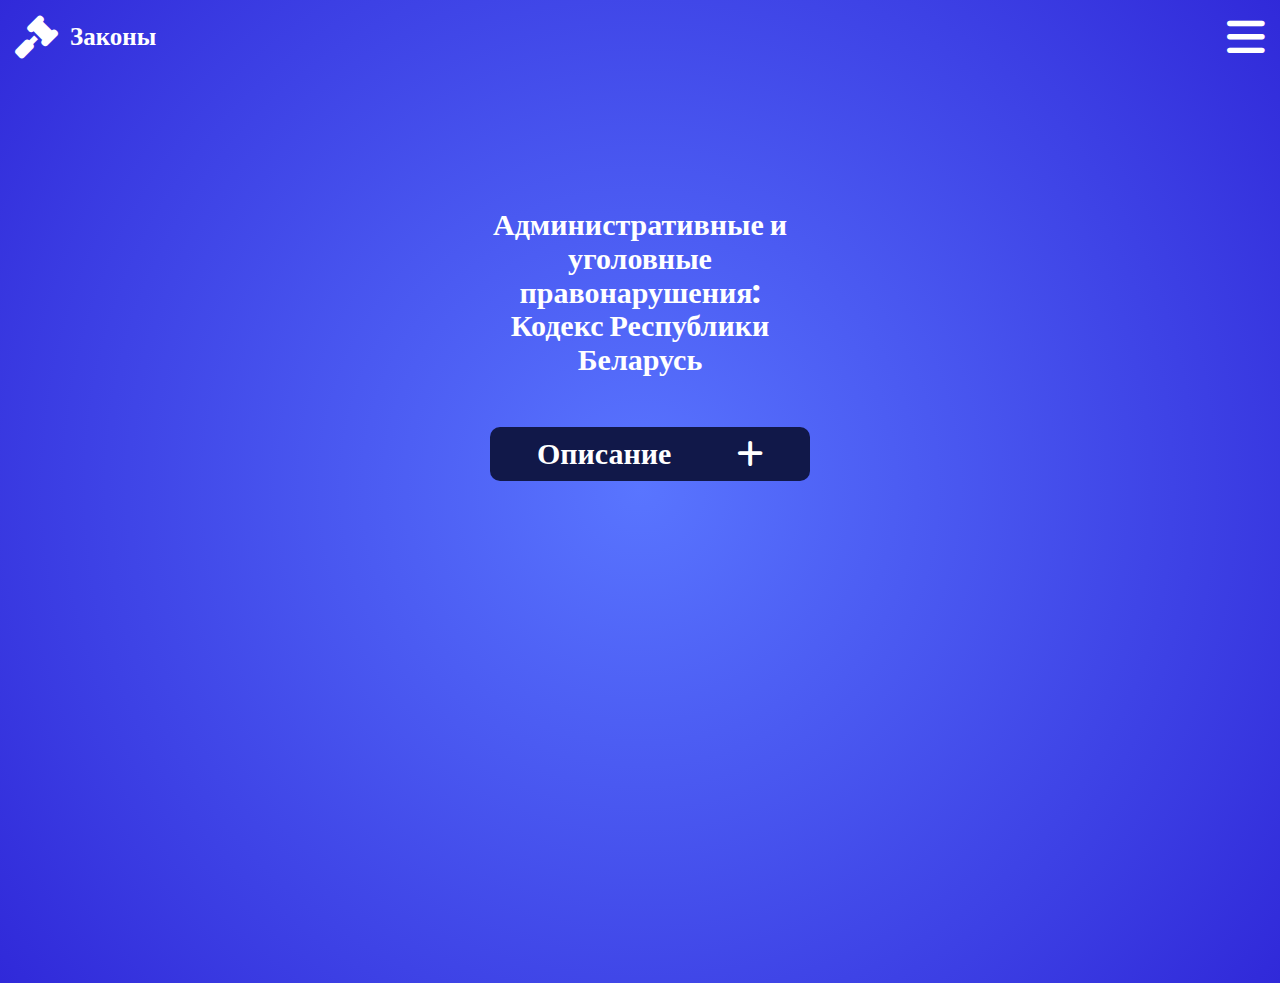
<file: index.html>
<!DOCTYPE html>
<html lang="ru">
<head>
    <meta charset="UTF-8">
    <meta name="viewport" content="width=device-width, initial-scale=1.0">
    <title>Законы</title>
    <link rel="stylesheet" href="css/style1.css">
    <link
    rel="stylesheet"
    href="https://cdnjs.cloudflare.com/ajax/libs/animate.css/4.1.1/animate.min.css"/>
    <link rel="stylesheet" href="https://cdnjs.cloudflare.com/ajax/libs/font-awesome/6.7.2/css/all.min.css" integrity="sha512-Evv84Mr4kqVGRNSgIGL/F/aIDqQb7xQ2vcrdIwxfjThSH8CSR7PBEakCr51Ck+w+/U6swU2Im1vVX0SVk9ABhg==" crossorigin="anonymous" referrerpolicy="no-referrer" />
</head>
<body >
    <div class="container">
        <header class="header ">
            <div class="header__wrapper">
                <i class="fa-solid fa-gavel"></i>
                <p class="header__desc">Законы</p>
            </div>
            <div class="header__icon">
                <i class="fa-solid fa-bars"></i>
            </div>
            <nav class="header__nav ">
                <ul class="nav__ul">
                    <li class="nav__li"><a href="index2.html">Новости</a></li>
                    <li class="nav__li"><a href="index3.html">Статьи</a></li>
                    <li class="nav__li"><a href="index4.html">Тест</a></li>
                    <li class="nav__li"><a href="index5.html">Тех. поддержка</a></li>
                </ul>
            </nav> 
        </header>
    </div>

    <section class="welcome">
        <div class="welcome__wrapper">
            <h1 class="welcome__title animate__animated animate__pulse">Административные и уголовные правонарушения: Кодекс Республики Беларусь</h1>
            <div class="welcome__wrapper--opisanie"> 
                <div class="welcome__opisanie">
                    <div class="opisanie__wrapper">
                        <p class="opisanie__write">Описание</p>
                        <i class="fa-solid fa-plus"></i>
                    </div>
                    <p class="welcome__desc">На этом сайте собрана информация о ключевых статьях административного и уголовного кодекса Республики Беларусь, регулирующих различные виды правонарушений. Разделы охватывают такие темы, как хулиганство, мелкие кражи, нарушения общественного порядка, незаконный оборот наркотических веществ и другие преступления, с указанием соответствующих санкций, включая штрафы, аресты и другие меры наказания.Каждая статья изложена кратко для удобства,с возможностью детального просмотра по запросу.</p>
                </div>
            </div>
        </div>
    </section>
    <script src="js/index1.js"></script>
</body>
</html>
</file>
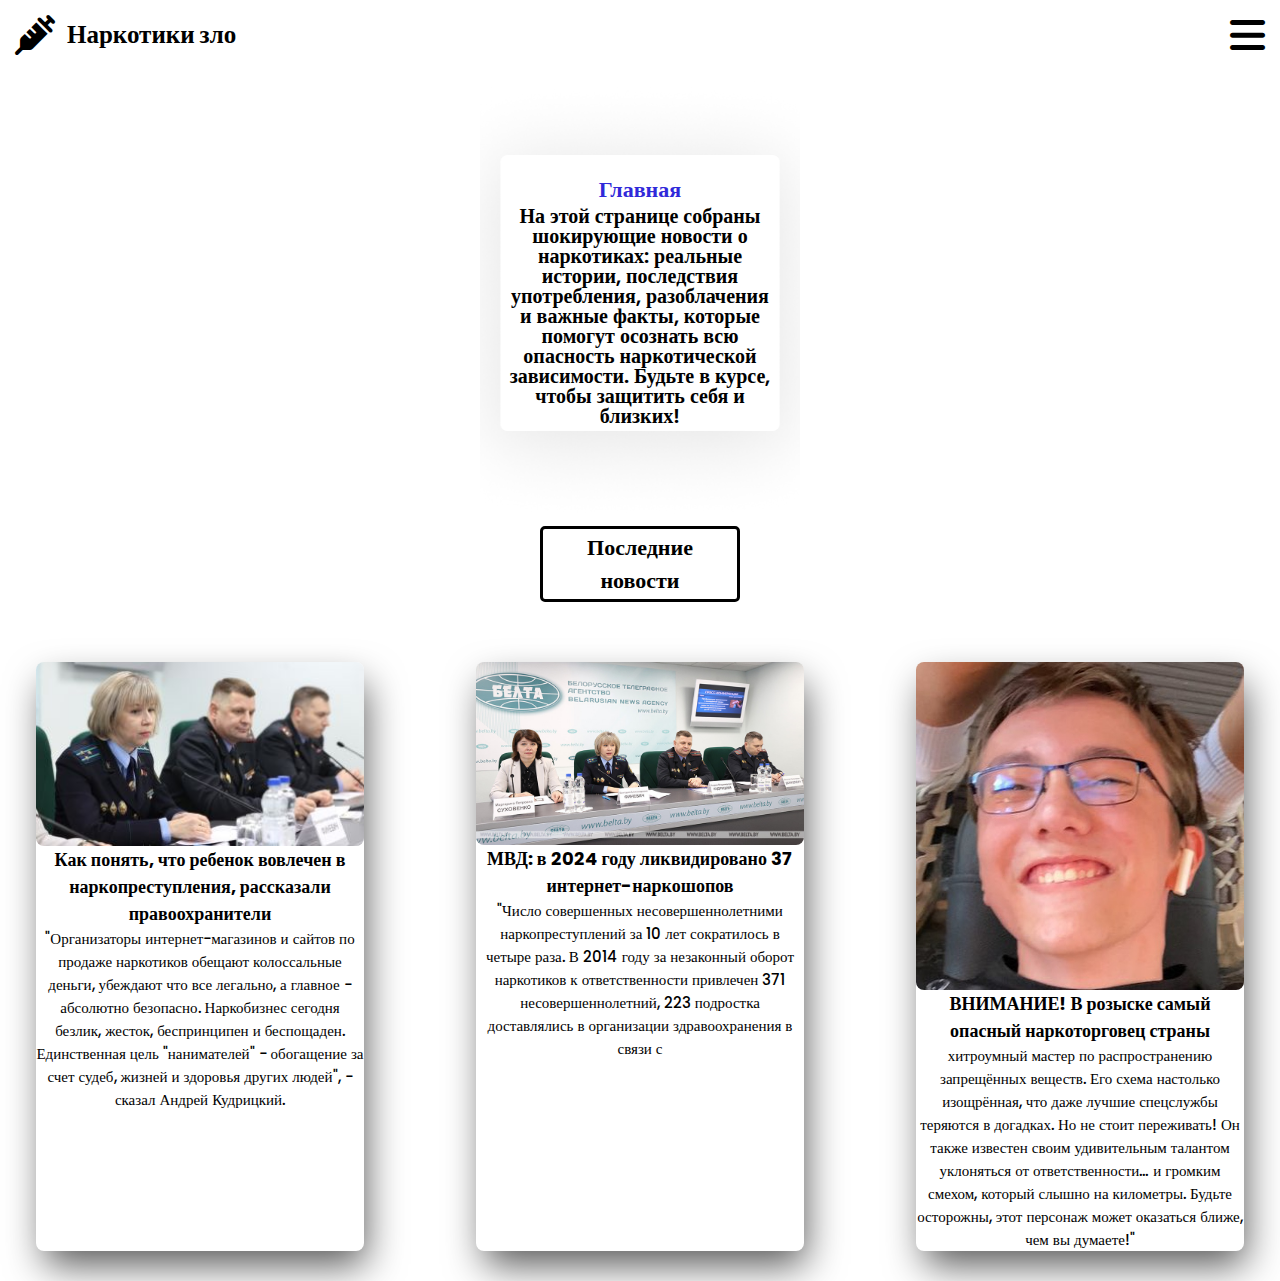
<file: index-main.html>
<!DOCTYPE html>
<html lang="en">
<head>
    <meta charset="UTF-8">
    <meta name="viewport" content="width=device-width, initial-scale=1.0">
    <title>Document</title>
    <link rel="stylesheet" href="css/style-main.css">
    <link rel="stylesheet" href="https://cdnjs.cloudflare.com/ajax/libs/font-awesome/6.7.2/css/all.min.css" integrity="sha512-Evv84Mr4kqVGRNSgIGL/F/aIDqQb7xQ2vcrdIwxfjThSH8CSR7PBEakCr51Ck+w+/U6swU2Im1vVX0SVk9ABhg==" crossorigin="anonymous" referrerpolicy="no-referrer" />
</head>
<body>
    <div class="container">
        <header class="header ">
            <a href="index.html"><div class="header__wrapper">
                <i class="fa-solid fa-syringe"></i>
                <p class="header__desc animate__animated animate__hinge">Наркотики зло</p>
            </div></a>
            <div class="header__icon">
                <i class="fa-solid fa-bars"></i>
            </div>
            <nav class="header__nav ">
                <ul class="nav__ul">
                    <li class="nav__li"><a href="index-main.html">Главная</a></li>
                    <li class="nav__li"><a href="">Статьи</a></li>
                    <li class="nav__li"><a href="">Тест</a></li>
                    <li class="nav__li"><a href="">Реабилитация</a></li>
                </ul>
            </nav> 
        </header>
    </div>

    <div class="main-history">
        <img src="Rectangle 45.png" alt="" class="main__src">
        <div class="wrapper">
            <h1 class="main__title">Главная</h1>
            <p class="main__desc">На этой странице собраны шокирующие новости о наркотиках: реальные истории, последствия употребления, разоблачения и важные факты, которые помогут осознать всю опасность наркотической зависимости. Будьте в курсе, чтобы защитить себя и близких!</p>
        </div>
    </div>
    <h2 class="main-history--h2">Последние новости</h2>
    <section class="news">
        <div class="news__wrapper">
            <div class="news__card">
                <div class="head">
                    <img src="000022_1740064897_697418_medium.jpg" alt="" class="img-head">  
                </div>
                <div class="body">
                    <h5 class="card__h5">Как понять, что ребенок вовлечен в наркопреступления, рассказали правоохранители</h5>
                </div>
                <div class="footer">
                    <p>"Организаторы интернет-магазинов и сайтов по продаже наркотиков обещают колоссальные деньги, убеждают что все легально, а главное - абсолютно безопасно. Наркобизнес сегодня безлик, жесток, беспринципен и беспощаден. Единственная цель "нанимателей" - обогащение за счет судеб, жизней и здоровья других людей", - сказал Андрей Кудрицкий.</p>
                </div>
            </div>
            <div class="news__card">
                <div class="head">
                    <img src="000022_1740061241_697393_big.jpg" alt="" class="img-head">  
                </div>
                <div class="body">
                    <h5 class="card__h5">МВД: в 2024 году ликвидировано 37 интернет-наркошопов</h5>
                </div>
                <div class="footer">
                    <p>"Число совершенных несовершеннолетними наркопреступлений за 10 лет сократилось в четыре раза. В 2014 году за незаконный оборот наркотиков к ответственности привлечен 371 несовершеннолетний, 223 подростка доставлялись в организации здравоохранения в связи с</p>
                </div>
            </div>
            <div class="news__card">
                <div class="head">
                    <img src="photo_2024-12-06_20-19-11.jpg" alt="" class="img-head">  
                </div>
                <div class="body">
                    <h5 class="card__h5">ВНИМАНИЕ! В розыске самый опасный наркоторговец страны </h5>
                </div>
                <div class="footer">
                    <p> хитроумный мастер по распространению запрещённых веществ. Его схема настолько изощрённая, что даже лучшие спецслужбы теряются в догадках. Но не стоит переживать! Он также известен своим удивительным талантом уклоняться от ответственности… и громким смехом, который слышно на километры. Будьте осторожны, этот персонаж может оказаться ближе, чем вы думаете!"</p>
                </div>
            </div>
        </div>
    </section>
    <script src="js/index.js"></script>
</body>
</html>
</file>
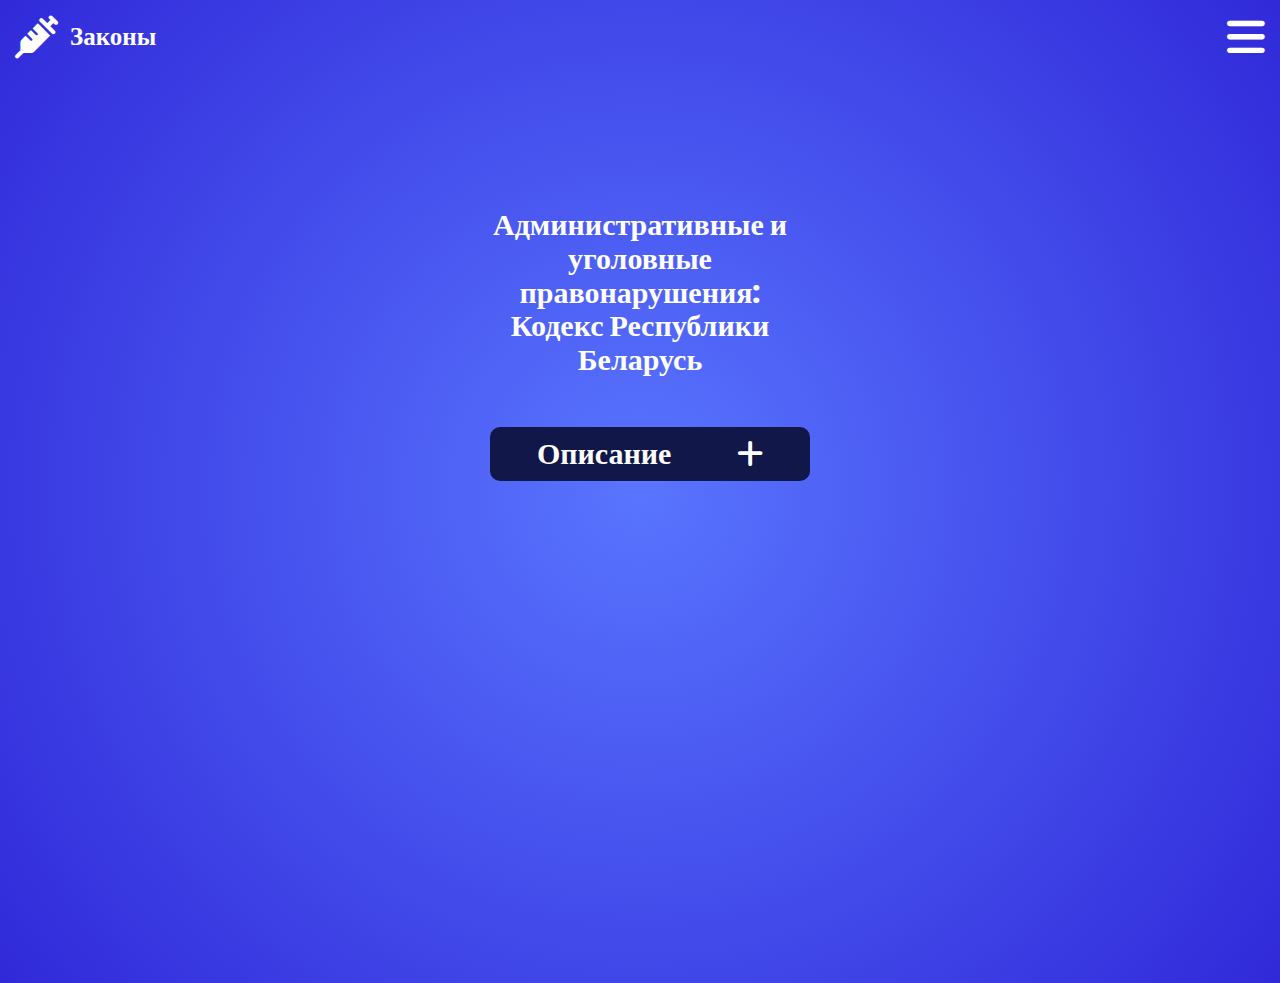
<file: index1.html>
<!DOCTYPE html>
<html lang="ru">
<head>
    <meta charset="UTF-8">
    <meta name="viewport" content="width=device-width, initial-scale=1.0">
    <title>Наркотики</title>
    <link rel="stylesheet" href="css/style1.css">
    <link
    rel="stylesheet"
    href="https://cdnjs.cloudflare.com/ajax/libs/animate.css/4.1.1/animate.min.css"/>
    <link rel="stylesheet" href="https://cdnjs.cloudflare.com/ajax/libs/font-awesome/6.7.2/css/all.min.css" integrity="sha512-Evv84Mr4kqVGRNSgIGL/F/aIDqQb7xQ2vcrdIwxfjThSH8CSR7PBEakCr51Ck+w+/U6swU2Im1vVX0SVk9ABhg==" crossorigin="anonymous" referrerpolicy="no-referrer" />
</head>
<body >
    <div class="container">
        <header class="header ">
            <div class="header__wrapper">
                <i class="fa-solid fa-syringe"></i>
                <p class="header__desc">Законы</p>
            </div>
            <div class="header__icon">
                <i class="fa-solid fa-bars"></i>
            </div>
            <nav class="header__nav ">
                <ul class="nav__ul">
                    <li class="nav__li"><a href="index2.html">Новости</a></li>
                    <li class="nav__li"><a href="index3.html">Статьи</a></li>
                    <li class="nav__li"><a href="">Тест</a></li>
                    <li class="nav__li"><a href="">Реабилитация</a></li>
                </ul>
            </nav> 
        </header>
    </div>

    <section class="welcome">
        <div class="welcome__wrapper">
            <h1 class="welcome__title animate__animated animate__pulse">Административные и уголовные правонарушения: Кодекс Республики Беларусь</h1>
            <div class="welcome__wrapper--opisanie"> 
                <div class="welcome__opisanie">
                    <div class="opisanie__wrapper">
                        <p class="opisanie__write">Описание</p>
                        <i class="fa-solid fa-plus"></i>
                    </div>
                    <p class="welcome__desc">На этом сайте собрана информация о ключевых статьях административного и уголовного кодекса Республики Беларусь, регулирующих различные виды правонарушений. Разделы охватывают такие темы, как хулиганство, мелкие кражи, нарушения общественного порядка, незаконный оборот наркотических веществ и другие преступления, с указанием соответствующих санкций, включая штрафы, аресты и другие меры наказания.Каждая статья изложена кратко для удобства,с возможностью детального просмотра по запросу.</p>
                </div>
            </div>
        </div>
    </section>
    <script src="js/index1.js"></script>
</body>
</html>
</file>
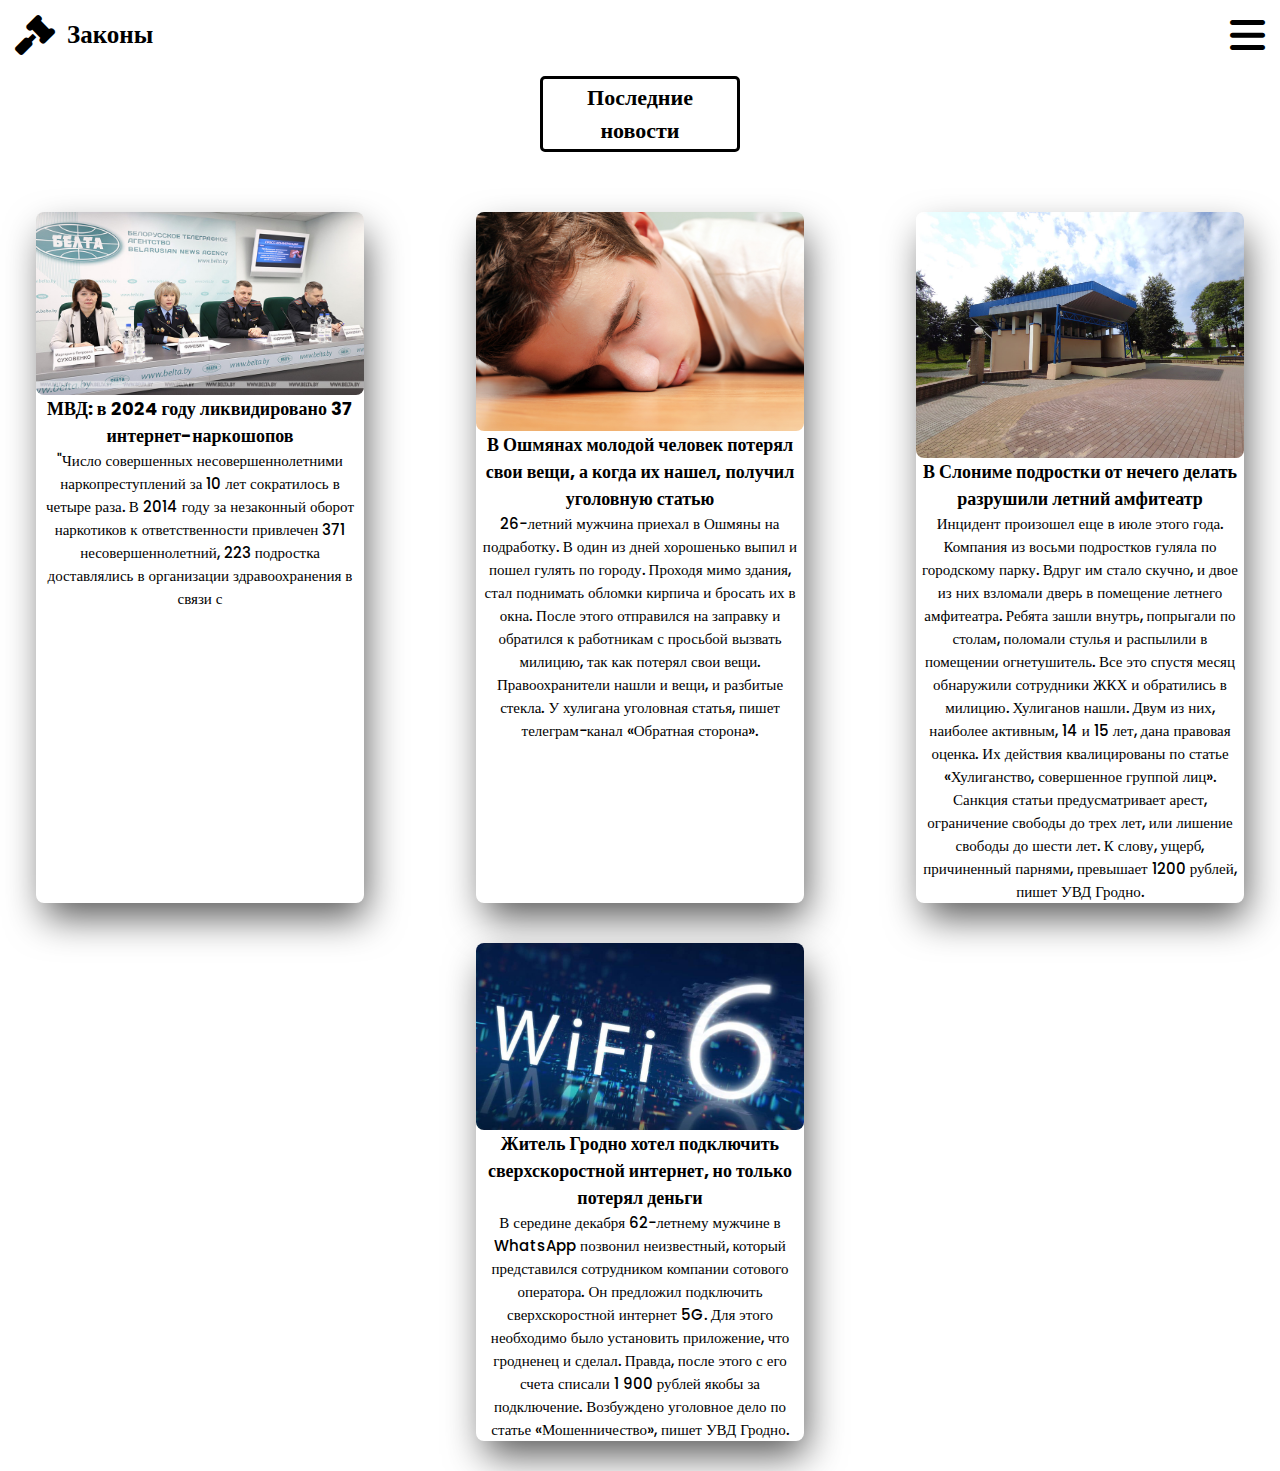
<file: index2.html>
<!DOCTYPE html>
<html lang="en">
<head>
    <meta charset="UTF-8">
    <meta name="viewport" content="width=device-width, initial-scale=1.0">
    <title>Document</title>
    <link rel="stylesheet" href="css/style2.css">
    <link rel="stylesheet" href="https://cdnjs.cloudflare.com/ajax/libs/font-awesome/6.7.2/css/all.min.css" integrity="sha512-Evv84Mr4kqVGRNSgIGL/F/aIDqQb7xQ2vcrdIwxfjThSH8CSR7PBEakCr51Ck+w+/U6swU2Im1vVX0SVk9ABhg==" crossorigin="anonymous" referrerpolicy="no-referrer" />
</head>
<body>
    <div class="container">
        <header class="header ">
            <a href="index.html"><div class="header__wrapper">
                <i class="fa-solid fa-gavel"></i>
                <p class="header__desc animate__animated animate__hinge">Законы</p>
            </div></a>
            <div class="header__icon">
                <i class="fa-solid fa-bars"></i>
            </div>
            <nav class="header__nav ">
                <ul class="nav__ul">
                    <li class="nav__li"><a href="index2.html">Новости</a></li>
                    <li class="nav__li"><a href="index3.html">Статьи</a></li>
                    <li class="nav__li"><a href="index4.html">Тест</a></li>
                    <li class="nav__li"><a href="index5.html">Тех. поддержка</a></li>
                </ul>
            </nav> 
        </header>
    </div>
    <div class="main-history">    
        <div class="wrapper">
            <h1 class="main__title">Новости и актуальная информация</h1>
            <p class="main__desc">На этой странице собраны последние новости и важные обновления в различных сферах. Здесь вы найдете актуальную информацию о законодательных изменениях, событиях и других новостях, которые могут быть полезны и интересны.</p>
        </div>
    </div>
        <h2 class="main-history--h2">Последние новости</h2>
    <section class="news">
        <div class="news__wrapper">
            <div class="news__card">
                <div class="head">
                    <img src="img/000022_1740061241_697393_big.jpg" alt="" class="img-head">  
                </div>
                <div class="body">
                    <h5 class="card__h5">МВД: в 2024 году ликвидировано 37 интернет-наркошопов</h5>
                </div>
                <div class="footer">
                    <p>"Число совершенных несовершеннолетними наркопреступлений за 10 лет сократилось в четыре раза. В 2014 году за незаконный оборот наркотиков к ответственности привлечен 371 несовершеннолетний, 223 подростка доставлялись в организации здравоохранения в связи с</p>
                </div>
            </div>      
            <div class="news__card">
                <div class="head">
                    <img src="img/depositphotos_15691503_s.jpg" alt="" class="img-head">  
                </div>
                <div class="body">
                    <h5 class="card__h5">В Ошмянах молодой человек потерял свои вещи, а когда их нашел, получил уголовную статью</h5>
                </div>
                <div class="footer">
                    <p>26-летний мужчина приехал в Ошмяны на подработку. В один из дней хорошенько выпил и пошел гулять по городу. Проходя мимо здания, стал поднимать обломки кирпича и бросать их в окна. После этого отправился на заправку и обратился к работникам с просьбой вызвать милицию, так как потерял свои вещи.

                        Правоохранители нашли и вещи, и разбитые стекла. У хулигана уголовная статья, пишет телеграм-канал «Обратная сторона».</p>
                </div>
            </div>
            <div class="news__card">
                <div class="head">
                    <img src="img/photo_2024-09-19_13-00-29.jpg" alt="" class="img-head">  
                </div>
                <div class="body">
                    <h5 class="card__h5">В Слониме подростки от нечего делать разрушили летний амфитеатр</h5>
                </div>
                <div class="footer">
                    <p>Инцидент произошел еще в июле этого года. Компания из восьми подростков гуляла по городскому парку. Вдруг им стало скучно, и двое из них взломали дверь в помещение летнего амфитеатра.

                        Ребята зашли внутрь, попрыгали по столам, поломали стулья и распылили в помещении огнетушитель. Все это спустя месяц обнаружили сотрудники ЖКХ и обратились в милицию.
                        
                        Хулиганов нашли. Двум из них, наиболее активным, 14 и 15 лет, дана правовая оценка. Их действия квалицированы по статье «Хулиганство, совершенное группой лиц». Санкция статьи предусматривает арест, ограничение свободы до трех лет, или лишение свободы до шести лет.
                        
                        К слову, ущерб, причиненный парнями, превышает 1200 рублей, пишет УВД Гродно.</p>
                </div>
            </div>
            <div class="news__card">
                <div class="head">
                    <img src="img/wi-fi-6-i-optovolokno-—-budushhee-interneta-uzhe-zdes.jpg" alt="" class="img-head">  
                </div>
                <div class="body">
                    <h5 class="card__h5">Житель Гродно хотел подключить сверхскоростной интернет, но только потерял деньги</h5>
                </div>
                <div class="footer">
                    <p>В середине декабря 62-летнему мужчине в WhatsApp позвонил неизвестный, который представился сотрудником компании сотового оператора. Он предложил подключить сверхскоростной интернет 5G.

                        Для этого необходимо было установить приложение, что гродненец и сделал. Правда, после этого с его счета списали 1 900 рублей якобы за подключение.
                        
                        Возбуждено уголовное дело по статье «Мошенничество», пишет УВД Гродно.</p>
                </div>
            </div>
        </div>
    </section>
    <script src="js/index2.js"></script>
</body>
</html>
</file>
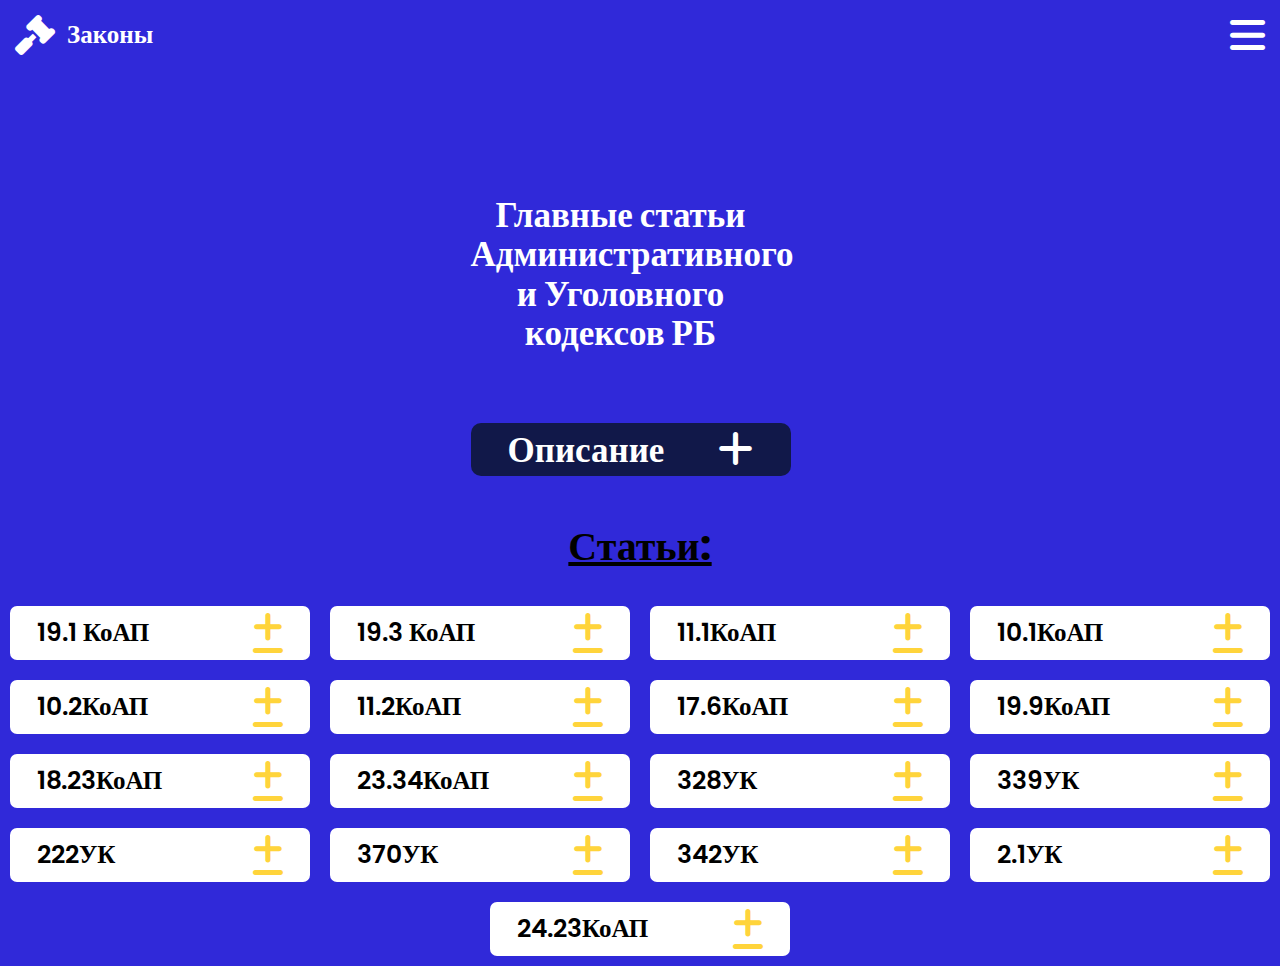
<file: index3.html>
<!DOCTYPE html>
<html lang="en">
<head>
    <meta charset="UTF-8">
    <meta name="viewport" content="width=device-width, initial-scale=1.0">
    <title>Document</title>
    <link rel="stylesheet" href="css/style3.css">
    <link
    rel="stylesheet"
    href="https://cdnjs.cloudflare.com/ajax/libs/animate.css/4.1.1/animate.min.css"/>
    <link rel="stylesheet" href="https://cdnjs.cloudflare.com/ajax/libs/font-awesome/6.7.2/css/all.min.css" integrity="sha512-Evv84Mr4kqVGRNSgIGL/F/aIDqQb7xQ2vcrdIwxfjThSH8CSR7PBEakCr51Ck+w+/U6swU2Im1vVX0SVk9ABhg==" crossorigin="anonymous" referrerpolicy="no-referrer" />
</head>
<body>
    <div class="container">
        <header class="header ">
            <a href="index.html"><div class="header__wrapper">
                <i class="fa-solid fa-gavel"></i>
                <p class="header__desc">Законы</p>
            </div></a>
            <div class="header__icon">
                <i class="fa-solid fa-bars"></i>
            </div>
            <nav class="header__nav ">
                <ul class="nav__ul">
                    <li class="nav__li"><a href="index2.html">Новости</a></li>
                    <li class="nav__li"><a href="index3.html">Статьи</a></li>
                    <li class="nav__li"><a href="index4.html">Тест</a></li>
                    <li class="nav__li"><a href="index5.html">Тех. поддержка</a></li>
                </ul>
            </nav> 
        </header>

        <section class="welcome__statij">
            <div class="welcome__wrapper">
                <h1 class="welcome__title animate__animated animate__backInRight">Главные статьи Административного и Уголовного кодексов РБ</h1>
                <div class="welcome__wrapper--opisanie  animate__animated animate__backInRight"> 
                    <div class="welcome__opisanie ">
                        <div class="opisanie__wrapper">
                            <p class="opisanie__write">Описание</p>
                            <i class="fa-solid fa-plus"></i>
                        </div>
                        <p class="welcome__desc">Ключевые статьи административного и уголовного кодекса Беларуси с краткими описаниями и санкциями.</p>
                    </div>
                </div>
            </div>
        </section>
        <section class="spisok">
            <div class="spisok__wrapper">Статьи:</div>
            <div class="spisok__statia">
                <div class="card">
                    <div class="card__head">
                        <h4 class="card__title">19.1 КоАП</h4>
                        <i class="fa-solid fa-plus-minus" style="color: #FFD43B;"></i>
                    </div>
                    <p class="card__body">Оскорбительное приставание к гражданам и другие умышленные действия, нарушающие общественный порядок, деятельность организаций или спокойствие граждан и выражающиеся в явном неуважении к обществу, – влекут наложение штрафа в размере от двух до тридцати базовых величин, или общественные работы, или административный арест.</p>
                </div>
                <div class="card">
                    <div class="card__head">
                        <h4 class="card__title">19.3 КоАП </h4>
                        <i class="fa-solid fa-plus-minus" style="color: #FFD43B;"></i>
                    </div>
                    <p class="card__body">Распитие алкогольных, слабоалкогольных напитков или пива на улице, стадионе, в сквере, парке, общественном транспорте или в других общественных местах, кроме мест, предназначенных для употребления алкогольных, слабоалкогольных напитков или пива, либо появление в общественном месте в состоянии алкогольного опьянения, оскорбляющем человеческое достоинство и общественную нравственность, - влекут наложение штрафа в размере до восьми базовых величин.</p>
                </div>
                <div class="card">
                    <div class="card__head">
                        <h4 class="card__title">11.1КоАП</h4>
                        <i class="fa-solid fa-plus-minus" style="color: #FFD43B;"></i>
                    </div>
                    <p class="card__body">Мелкое хищение имущества путем кражи, мошенничества, злоупотребления служебными полномочиями, присвоения или растраты, хищения путем использования компьютерной техники, а равно попытка такого хищения - влекут наложение штрафа в размере от 2 до 30 базовых величин, или общественные работы, или административный арест.</p>
                </div>
                <div class="card">
                    <div class="card__head">
                        <h4 class="card__title">10.1КоАП</h4>
                        <i class="fa-solid fa-plus-minus" style="color: #FFD43B;"></i>
                    </div>
                    <p class="card__body">Умышленное причинение телесного повреждения и иные насильственные действия либо нарушение защитного предписания влечет наложение штрафа в размере от десяти до тридцати базовых величин, или общественные работы, или административный арест.</p>
                </div>
                <div class="card">
                    <div class="card__head">
                        <h4 class="card__title">10.2КоАП</h4>
                        <i class="fa-solid fa-plus-minus" style="color: #FFD43B;"></i>
                    </div>
                    <p class="card__body">1. Оскорбление, то есть умышленное унижение чести и достоинства личности, выраженное в неприличной форме, - влечет наложение штрафа в размере до тридцати базовых величин.

                        <br>2. Оскорбление в публичном выступлении, либо в печатном или публично демонстрирующемся произведении, либо в средствах массовой информации, либо в информации, распространенной в глобальной компьютерной сети Интернет, иной сети электросвязи общего пользования или выделенной сети электросвязи, - влечет наложение штрафа в размере от десяти до двухсот базовых величин, или общественные работы, или административный арест, а на юридическое лицо - наложение штрафа в размере от тридцати до двухсот базовых величин.</p>
                </div>
                <div class="card">
                    <div class="card__head">
                        <h4 class="card__title">11.2КоАП</h4>
                        <i class="fa-solid fa-plus-minus" style="color: #FFD43B;"></i>
                    </div>
                    <p class="card__body">Причинение ущерба в незначительном размере посредством извлечения имущественных выгод в результате обмана, злоупотребления доверием или путем модификации компьютерной информации при отсутствии признаков мелкого хищения - влечет наложение штрафа в размере до 30 базовых величин.</p>
                </div>
                <div class="card">
                    <div class="card__head">
                        <h4 class="card__title">17.6КоАП</h4>
                        <i class="fa-solid fa-plus-minus" style="color: #FFD43B;"></i>
                    </div>
                    <p class="card__body">Незаконные действия с некурительными табачными изделиями, предназначенными для сосания и (или) жевания Приобретение, хранение некурительных табачных изделий, предназначенных для сосания и (или) жевания, в количестве, не превышающем пятидесяти граммов, - влекут наложение штрафа в размере до 2 базовых величин.</p>
                </div>
                <div class="card">
                    <div class="card__head">
                        <h4 class="card__title">19.9КоАП</h4>
                        <i class="fa-solid fa-plus-minus" style="color: #FFD43B;"></i>
                    </div>
                    <p class="card__body">Заведомо ложное сообщение, повлекшее принятие мер реагирования милицией, скорой медицинской помощью, подразделениями по чрезвычайным ситуациям или другими специализированными службами, – влечет наложение штрафа в размере от четырех до пятнадцати базовых величин.</p>
                </div>
                <div class="card">
                    <div class="card__head">
                        <h4 class="card__title">18.23КоАП</h4>
                        <i class="fa-solid fa-plus-minus" style="color: #FFD43B;"></i>
                    </div>
                    <p class="card__body">Нарушение правил дорожного движения пешеходом влечет предупреждение или наложение штрафа в размере от одной до трех базовых величин.</p>
                </div>
                <div class="card">
                    <div class="card__head">
                        <h4 class="card__title">23.34КоАП</h4>
                        <i class="fa-solid fa-plus-minus" style="color: #FFD43B;"></i>
                    </div>
                    <p class="card__body">Нарушение порядка организации или проведения массовых мероприятий. влекут предупреждение, или наложение штрафа в размере до тридцати базовых величин, или административный арест</p>
                </div>
                <div class="card">
                    <div class="card__head">
                        <h4 class="card__title">328УК</h4>
                        <i class="fa-solid fa-plus-minus" style="color: #FFD43B;"></i>
                    </div>
                    <p class="card__body">Незаконные без цели сбыта изготовление, переработка, приобретение, хранение, перевозка или пересылка наркотических средств, психотропных веществ либо их прекурсоров или анало- гов – наказывается ограничением свободы на срок до пяти лет или лишением свободы на срок от двух до пяти лет.</p>
                </div>
                <div class="card">
                    <div class="card__head">
                        <h4 class="card__title">339УК</h4>
                        <i class="fa-solid fa-plus-minus" style="color: #FFD43B;"></i>
                    </div>
                    <p class="card__body">Хулиганство

                        <br>1. Умышленные действия, грубо нарушающие общественный порядок и выражающие явное неуважение к обществу, сопровождающиеся применением насилия или угрозой его применения либо уничтожением или повреждением чужого имущества либо отличающиеся по своему содержанию исключительным цинизмом (хулиганство), – наказываются общественными работами, или штрафом, или исправительными работами на срок до двух лет, или арестом, или ограничением свободы на срок до двух лет, или лишением свободы на срок до трех лет.
                        
                        <br>2. Хулиганство, совершенное повторно, либо группой лиц, либо связанное с сопротивлением лицу, пресекающему хулиганские действия, либо сопряженное с причинением менее тяжкого телесного повреждения (злостное хулиганство), – наказываются арестом, или ограничением свободы на срок до трех лет, или лишением свободы на срок от одного года до шести лет.
                        
                        <br>3. Действия, предусмотренные частями 1 или 2 настоящей статьи, совершенные с применением оружия, других предметов, используемых в качестве оружия для причинения телесных повреждений, применением взрывчатых веществ, взрывных устройств или предметов, поражающее действие которых основано на использовании горючих веществ, либо совершенные с угрозой их применения, при отсутствии признаков более тяжкого преступления (особо злостное хулиганство) – наказываются ограничением свободы на срок от трех до пяти лет или лишением свободы на срок от трех до десяти лет.</p>
                </div>
                <div class="card">
                    <div class="card__head">
                        <h4 class="card__title">222УК</h4>
                        <i class="fa-solid fa-plus-minus" style="color: #FFD43B;"></i>
                    </div>
                    <p class="card__body">Незаконный оборот средств платежа и (или) инструментов

                        <br>1. Изготовление в целях сбыта либо сбыт поддельных банковских платежных карточек, иных платежных инструментов и средств платежа, а равно совершенное из корыстных побуждений незаконное распространение реквизитов банковских платежных карточек либо аутентификационных данных, посредством которых возможно получение доступа к счетам либо электронным кошелькам, – наказываются штрафом, или ограничением свободы на срок от двух до пяти лет, или лишением свободы на срок от двух до шести лет.</p>
                </div>
                <div class="card">
                    <div class="card__head">
                        <h4 class="card__title">370УК</h4>
                        <i class="fa-solid fa-plus-minus" style="color: #FFD43B;"></i>
                    </div>
                    <p class="card__body">Надругательство над Государственным гербом Республики Беларусь, Государственным
                        флагом Республики Беларусь, Государственным гимном Республики Беларусь – наказывается
                        штрафом, или исправительными работами на срок до двух лет, или арестом, или ограничением
                        свободы на срок до трех лет, или лишением свободы на тот же срок. </p>
                </div>
                <div class="card">
                    <div class="card__head">
                        <h4 class="card__title">342УК</h4>
                        <i class="fa-solid fa-plus-minus" style="color: #FFD43B;"></i>
                    </div>
                    <p class="card__body">1. Организация групповых действий, грубо нарушающих общественный порядок и сопряженных с явным неповиновением законным требованиям представителей власти или повлекших нарушение работы транспорта, предприятий, учреждений или организаций, либо активное участие в таких действиях при отсутствии признаков более тяжкого преступления –

                        наказываются арестом, или ограничением свободы на срок от двух до пяти лет, или лишением свободы на срок до четырех лет.
                        
                        <br>2. Обучение или иная подготовка лиц для участия в групповых действиях, грубо нарушающих общественный порядок, а равно финансирование или иное материальное обеспечение такой деятельности при отсутствии признаков более тяжкого преступления –
                        
                        наказываются арестом или лишением свободы на срок до трех лет.</p>
                </div>
                <div class="card">
                    <div class="card__head">
                        <h4 class="card__title">2.1УК</h4>
                        <i class="fa-solid fa-plus-minus" style="color: #FFD43B;"></i>
                    </div>
                    <p class="card__body">Незаконные действия с некурительными табачными изделиями, предназначенными для сосания и (или) жевания Приобретение, хранение некурительных табачных изделий, предназначенных для сосания и (или) жевания, в количестве, не превышающем пятидесяти граммов, - влекут наложение штрафа в размере до 2 базовых величин.</p>
                </div>
                <div class="card">
                    <div class="card__head">
                        <h4 class="card__title">24.23КоАП</h4>
                        <i class="fa-solid fa-plus-minus" style="color: #FFD43B;"></i>
                    </div>
                    <p class="card__body">1. Нарушение установленного порядка проведения собрания, митинга, уличного шествия, демонстрации, пикетирования, иного массового мероприятия, совершенное участником таких мероприятий, а равно публичные призывы к организации или проведению собрания, митинга, уличного шествия, демонстрации, пикетирования, иного массового мероприятия с нарушением установленного порядка их организации или проведения, совершенные участником таких мероприятий либо иным лицом

                        влекут наложение штрафа в размере до 100 базовых величин, или административный арест.
                        
                        Совершение таких деяний за вознаграждение – штраф от 30 до 200 базовых величин, или общественные работы, или административный арест.
                        
                        За повторное совершение указанных деяний в течение одного года после наложения административного взыскания за такие же нарушения предусмотрен штраф от 20 до 200 базовых величин или административный арест.
                        
                        <br>2. Нарушение установленного порядка проведения собрания, митинга, уличного шествия, демонстрации, пикетирования, иного массового мероприятия, совершенное участником таких мероприятий, а равно публичные призывы к организации или проведению собрания, митинга, уличного шествия, демонстрации, пикетирования, иного массового мероприятия с нарушением установленного порядка их организации или проведения, совершенные организатором таких мероприятий
                        
                        влекут наложение штрафа в размере от 20 до 150 базовых величин, или общественные работы, или административный арест, а на юридическое лицо – от 20 до 200 базовых величин.
                        
                        За повторное совершение указанных деяний в течение одного года после наложения административного взыскания за такие же нарушения предусмотрен штраф от 20 до 200 базовых величин, или общественные работы, или административный арест, а на юридическое лицо – от 20 до 200 базовых величин.
                        
                        Совершение таких деяний, сопровождающиеся выплатой вознаграждения за участие в собрании, митинге, уличном шествии, демонстрации, пикетировании – штраф в размере от 40 до 200 базовых величин, или общественные работы, или административный арест, а на юридическое лицо – от 250 до 500 базовых величин.
                    </p>
                </div>
            </div>
        </section>
        <script src="js/index3.js"></script>
    </div>
</file>
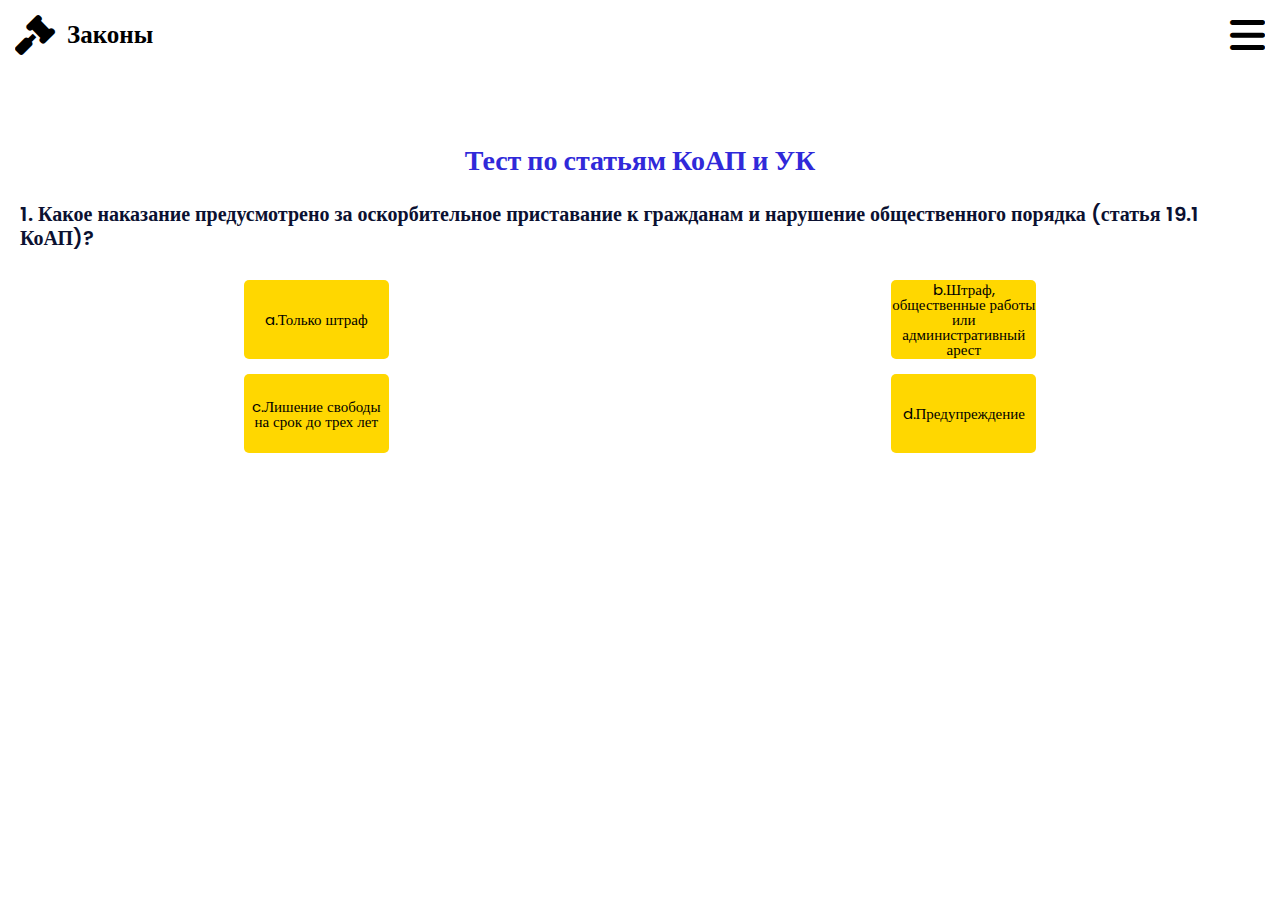
<file: index4.html>
<!DOCTYPE html>
<html lang="en">
<head>
    <meta charset="UTF-8">
    <meta name="viewport" content="width=device-width, initial-scale=1.0">
    <title>Document</title>
    <link rel="stylesheet" href="css/style4.css">
    <link
    rel="stylesheet"
    href="https://cdnjs.cloudflare.com/ajax/libs/animate.css/4.1.1/animate.min.css"/>
    <link rel="stylesheet" href="https://cdnjs.cloudflare.com/ajax/libs/font-awesome/6.7.2/css/all.min.css" integrity="sha512-Evv84Mr4kqVGRNSgIGL/F/aIDqQb7xQ2vcrdIwxfjThSH8CSR7PBEakCr51Ck+w+/U6swU2Im1vVX0SVk9ABhg==" crossorigin="anonymous" referrerpolicy="no-referrer" />
</head>
<body>
    <div class="container">
        <header class="header ">
            <a href="index.html"><div class="header__wrapper">
                <i class="fa-solid fa-gavel"></i>
                <p class="header__desc">Законы</p>
            </div></a>
            <div class="header__icon">
                <i class="fa-solid fa-bars"></i>
            </div>
            <nav class="header__nav ">
                <ul class="nav__ul">
                    <li class="nav__li"><a href="index2.html">Новости</a></li>
                    <li class="nav__li"><a href="index3.html">Статьи</a></li>
                    <li class="nav__li"><a href="index4.html">Тест</a></li>
                    <li class="nav__li"><a href="index5.html">Тех. поддержка</a></li>
                </ul>
            </nav> 
        </header>
        <section class="answer">
            <h1>Тест по статьям КоАП и УК</h1>
            <div class="answer__wrapper">
                <div class="answer__question" data-answer="b">
                   <h3>1. Какое наказание предусмотрено за оскорбительное приставание к гражданам и нарушение общественного порядка (статья 19.1 КоАП)?</h3>
                    <div class="answer__wrapper2">
                        <button class="answer__btn animate__animated animate__fadeInTopLeft" onclick="checkanswer('a')">a.Только штраф</button>
                        <button class="answer__btn animate__animated animate__fadeInTopRight" onclick="checkanswer('b')">b.Штраф, общественные работы или административный арест</button>
                        <button class="answer__btn animate__animated animate__fadeInBottomLeft" onclick="checkanswer('c')">c.Лишение свободы на срок до трех лет</button>
                        <button class="answer__btn animate__animated animate__fadeInBottomRight" onclick="checkanswer('d')">d.Предупреждение</button>
                    </div>
                </div>
                <div class="answer__question hidden" data-answer="c">
                    <h3>2. Какое максимальное наказание предусмотрено за распитие алкоголя в общественных местах (статья 19.3 КоАП)?</h3>
                     <div class="answer__wrapper2">
                         <button class="answer__btn animate__animated animate__fadeInTopLeft" onclick="checkanswer('a')">a.30 базовых величин</button>
                         <button class="answer__btn animate__animated animate__fadeInTopRight" onclick="checkanswer('b')">b.Административный арест</button>
                         <button class="answer__btn animate__animated animate__fadeInBottomLeft" onclick="checkanswer('c')">c.8 базовых величин</button>
                         <button class="answer__btn animate__animated animate__fadeInBottomRight" onclick="checkanswer('d')">d.15 базовых величин</button>
                     </div>
                 </div>
                 <div class="answer__question hidden" data-answer="c">
                    <h3>3. Какой максимальный штраф предусмотрен за оскорбление в интернете (статья 10.2 КоАП)?</h3>
                     <div class="answer__wrapper2">
                         <button class="answer__btn animate__animated animate__fadeInTopLeft" onclick="checkanswer('a')">a.10 базовых величин</button>
                         <button class="answer__btn animate__animated animate__fadeInTopRight" onclick="checkanswer('b')">b.100 базовых величин</button>
                         <button class="answer__btn animate__animated animate__fadeInBottomLeft" onclick="checkanswer('c')">c.200 базовых величин</button>
                         <button class="answer__btn animate__animated animate__fadeInBottomRight" onclick="checkanswer('d')">d.50 базовых величин</button>
                     </div>
                 </div>
                 <div class="answer__question hidden" data-answer="b">
                    <h3>4. Какое наказание предусмотрено за незаконный оборот средств платежа (статья 222 УК)?</h3>
                     <div class="answer__wrapper2">
                         <button class="answer__btn animate__animated animate__fadeInTopLeft" onclick="checkanswer('a')">a.Только штраф</button>
                         <button class="answer__btn animate__animated animate__fadeInTopRight" onclick="checkanswer('b')">b.Ограничение или лишение свободы на срок до 6 лет</button>
                         <button class="answer__btn animate__animated animate__fadeInBottomLeft" onclick="checkanswer('c')">c.Общественные работы</button>
                         <button class="answer__btn animate__animated animate__fadeInBottomRight" onclick="checkanswer('d')">d.Административный арест</button>
                     </div>
                 </div>
                 <div class="answer__question hidden" data-answer="b">
                    <h3>5. Какое наказание предусмотрено за хулиганство, совершенное с применением оружия (статья 339 УК)?</h3>
                     <div class="answer__wrapper2">
                         <button class="answer__btn animate__animated animate__fadeInTopLeft" onclick="checkanswer('a')">a.Только штраф</button>
                         <button class="answer__btn animate__animated animate__fadeInTopRight" onclick="checkanswer('b')">b.Лишение свободы на срок до 10 лет</button>
                         <button class="answer__btn animate__animated animate__fadeInBottomLeft" onclick="checkanswer('c')">c.Общественные работы</button>
                         <button class="answer__btn animate__animated animate__fadeInBottomRight" onclick="checkanswer('d')">d.Административный арест</button>
                     </div>
                 </div>
                 <div class="answer__question hidden " data-answer="a">
                    <h3>6. Какое наказание может быть назначено за незаконное изготовление и хранение наркотиков без цели сбыта (статья 328 УК)?</h3>
                     <div class="answer__wrapper2">
                         <button class="answer__btn animate__animated animate__fadeInTopLeft" onclick="checkanswer('a')">a.Лишение свободы на срок от 2 до 5 лет</button>
                         <button class="answer__btn animate__animated animate__fadeInTopRight" onclick="checkanswer('b')">b.Только штраф</button>
                         <button class="answer__btn animate__animated animate__fadeInBottomLeft" onclick="checkanswer('c')">c.Ограничение свободы на срок до 1 года</button>
                         <button class="answer__btn animate__animated animate__fadeInBottomRight" onclick="checkanswer('d')">d.Административный арест</button>
                     </div>
                 </div>
                 <div class="answer__question hidden" data-answer="b">
                    <h3>7. Какое наказание предусмотрено за нарушение правил дорожного движения пешеходом (статья 18.23 КоАП)?</h3>
                     <div class="answer__wrapper2">
                         <button class="answer__btn animate__animated animate__fadeInTopLeft" onclick="checkanswer('a')">a.Лишение свободы на срок до 1 года</button>
                         <button class="answer__btn animate__animated animate__fadeInTopRight" onclick="checkanswer('b')">b.Штраф до 3 базовых величин или предупреждение</button>
                         <button class="answer__btn animate__animated animate__fadeInBottomLeft" onclick="checkanswer('c')">c.Штраф от 10 до 20 базовых величин</button>
                         <button class="answer__btn animate__animated animate__fadeInBottomRight" onclick="checkanswer('d')">d.Административный арест</button>
                     </div>
                 </div>
                 <div class="answer__question hidden" data-answer="a">
                    <h3>8. Какое наказание предусмотрено за ложный вызов экстренных служб (статья 19.9 КоАП)?</h3>
                     <div class="answer__wrapper2">
                         <button class="answer__btn animate__animated animate__fadeInTopLeft" onclick="checkanswer('a')">a.Штраф от 4 до 15 базовых величин</button>
                         <button class="answer__btn animate__animated animate__fadeInTopRight" onclick="checkanswer('b')">b.Лишение свободы на срок до 5 лет</button>
                         <button class="answer__btn animate__animated animate__fadeInBottomLeft" onclick="checkanswer('c')">c.Административный арест</button>
                         <button class="answer__btn animate__animated animate__fadeInBottomRight" onclick="checkanswer('d')">d.Только общественные работы</button>
                     </div>
                 </div>
                 <div class="answer__question hidden" data-answer="b">
                    <h3>9. Какое наказание предусмотрено за организацию массовых беспорядков (статья 342 УК)?</h3>
                     <div class="answer__wrapper2">
                         <button class="answer__btn animate__animated animate__fadeInTopLeft" onclick="checkanswer('a')">a.Штраф до 500 базовых величин</button>
                         <button class="answer__btn animate__animated animate__fadeInTopRight" onclick="checkanswer('b')">b.Ограничение свободы на срок от 2 до 5 лет или лишение свободы на срок до 4 лет</button>
                         <button class="answer__btn animate__animated animate__fadeInBottomLeft" onclick="checkanswer('c')">c.Только общественные работы</button>
                         <button class="answer__btn animate__animated animate__fadeInBottomRight" onclick="checkanswer('d')">d.Предупреждение</button>
                     </div>
                 </div>
                 <div class="answer__question hidden" data-answer="b">
                    <h3>10. Какое наказание предусмотрено за надругательство над государственными символами (статья 370 УК)?</h3>
                     <div class="answer__wrapper2">
                         <button class="answer__btn animate__animated animate__fadeInTopLeft" onclick="checkanswer('a')">a.Только штраф</button>
                         <button class="answer__btn animate__animated animate__fadeInTopRight" onclick="checkanswer('b')">b.Штраф, исправительные работы, арест или лишение свободы на срок до 3 лет</button>
                         <button class="answer__btn animate__animated animate__fadeInBottomLeft" onclick="checkanswer('c')">c.Лишение свободы на срок до 10 лет</button>
                         <button class="answer__btn animate__animated animate__fadeInBottomRight" onclick="checkanswer('d')">d.Общественные работы</button>
                     </div>
                 </div>
                 <img src="img/mvd-test-min-1024x656-Photoroom.png" alt="" class="hidden img__result">
                 <h2 class="result hidden animate__animated animate__wobble"></h2>
            </div>
        </section>
    <script src="js/index4.js"></script>
</body>
</html>
</file>
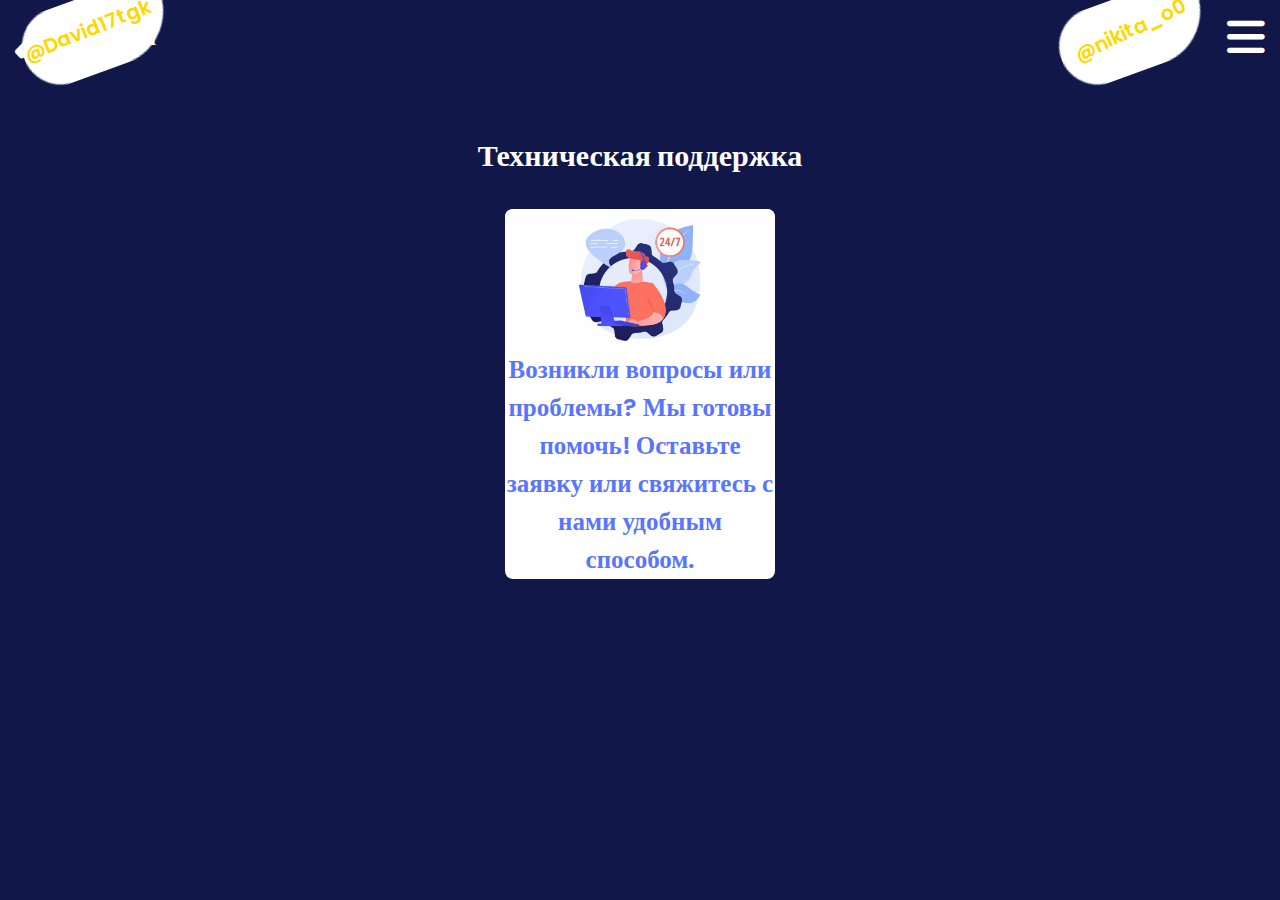
<file: index5.html>
<!DOCTYPE html>
<html lang="en">
<head>
    <meta charset="UTF-8">
    <meta name="viewport" content="width=device-width, initial-scale=1.0">
    <title>Document</title>
    <link rel="stylesheet" href="css/style5.css">
    <link
    rel="stylesheet"
    href="https://cdnjs.cloudflare.com/ajax/libs/animate.css/4.1.1/animate.min.css"/>
    <link rel="stylesheet" href="https://cdnjs.cloudflare.com/ajax/libs/font-awesome/6.7.2/css/all.min.css" integrity="sha512-Evv84Mr4kqVGRNSgIGL/F/aIDqQb7xQ2vcrdIwxfjThSH8CSR7PBEakCr51Ck+w+/U6swU2Im1vVX0SVk9ABhg==" crossorigin="anonymous" referrerpolicy="no-referrer" />
</head>
<body>
    <div class="container">
        <header class="header ">
            <a href="index.html"><div class="header__wrapper">
                <i class="fa-solid fa-gavel"></i>
                <p class="header__desc">Законы</p>
            </div></a>
            <div class="header__icon">
                <i class="fa-solid fa-bars"></i>
            </div>
            <nav class="header__nav ">
                <ul class="nav__ul">
                    <li class="nav__li"><a href="index2.html">Новости</a></li>
                    <li class="nav__li"><a href="index3.html">Статьи</a></li>
                    <li class="nav__li"><a href="index4.html">Тест</a></li>
                    <li class="nav__li"><a href="index5.html">Тех. поддержка</a></li>
                </ul>
            </nav> 
        </header> 
    </div>  
    <section class="welcome">
        <h1>Техническая поддержка</h1>
        <div class="card">
            <div class="card__head">
                <img src="img/frame-43-1-1024x540.jpg" alt="">
            </div>
            <div class="body">
                <p>Возникли вопросы или проблемы? Мы готовы помочь! Оставьте заявку или свяжитесь с нами удобным способом.</p>
            </div>
        </div>
        <div class="podderzka animate__animated animate__zoomInLeft">
            <div class="podderzka__img">
                <img src="img/Rectangle 26.png" alt="">
            </div>
            <p class="podderzka__title"><a href="https://t.me/David17tgk" target="_blank">@David17tgk</a></p> 
        </div>
        <div class="podderzka2 animate__animated animate__zoomInRight">
            <div class="podderzka__img2">
                <img src="img/Rectangle 26.png" alt="">
            </div>
            <p class="podderzka__title2"><a href="https://t.me/nikita_o0" target="_blank">@nikita_o0</a></p>
        </div>
    </section>


<script src="js/index5.js"></script>
</body>
</html>
</file>
<file: css/style1.css>
@import url('https://fonts.googleapis.com/css2?family=Poppins:wght@500;600;700&display=swap');

/* Reset and base styles  */
* {
	padding: 0px;
	margin: 0px;
	border: none;
}

*,
*::before,
*::after {
	box-sizing: border-box;
}

/* Links */

a, a:link, a:visited  {
    text-decoration: none;
}

a:hover  {
    text-decoration: none;
}

/* Common */

aside, nav, footer, header, section, main {
	display: block;
}

h1, h2, h3, h4, h5, h6, p {
    font-size: inherit;
	font-weight: inherit;
}

ul, ul li {
	list-style: none;
}

img {
	vertical-align: top;
}

img, svg {
	max-width: 100%;
	height: auto;
}

address {
  font-style: normal;
}

/* Form */

input, textarea, button, select {
	font-family: inherit;
    font-size: inherit;
    color: inherit;
    background-color: transparent;
}

input::-ms-clear {
	display: none;
}

button, input[type="submit"] {
    display: inline-block;
    box-shadow: none;
    background-color: transparent;
    background: none;
    cursor: pointer;
}

input:focus, input:active,
button:focus, button:active {
    outline: none;
}

button::-moz-focus-inner {
	padding: 0;
	border: 0;
}

label {
	cursor: pointer;
}

legend {
	display: block;
}




body {
    font-family: "Poppins", serif;
    font-weight: 500;
    font-size: 12px;
    color: black;
    height: 2%;
}

.header__nav {
    
    display: none;
    position: absolute;
    top: 35%;
    left: 27%;
    font-weight: 700;
    font-size: 20px;
}

.header__active {
    background-color: #111849;
    min-height: 117vh;
    display: flex;
    align-items: start;
    transition: all 0.5s ease-in-out;
}

.nav__ul {
    display: flex;
    flex-direction: column;
    gap: 20px;    
}

.nav__active {
    display: block;
}

i {
    font-size: 43px;
}

a {
    color: #FFFFFF;
    font-size: 30px;
}

/* Шапка */

.header {
    padding: 15px;
    display: flex;
    justify-content: space-between;
    color: #FFFFFF;
}

.header__wrapper {
    display: flex;
    gap: 12px;
    align-items: center;
}

.header__desc {
    font-weight: 700;
    font-size: 25px;
    animation-delay: 2s;

}

/* Welcome секция */

.welcome {
    background: radial-gradient(circle, #5975FF, #3029D9);
    min-height: 110vh;
    margin-top: -80px;
}
.welcome__wrapper {
    padding-top: 215px; 
    width: 300px;
    margin: 0 auto;
    display: flex;
    flex-direction: column;
    gap: 50px;
    
}
.welcome__title {
    font-weight: 700;
    font-size: 30px;
    line-height: 1.125;
    color: #FFFFFF;
    width: 300px;
    margin: 20 auto;
    text-align: center;
    animation-iteration-count: infinite;
    animation-delay: 0.7s;
}

.opisanie__wrapper {
    display: flex;
    align-items: center;
    justify-content: space-around;
    width: 300px;
    border-radius: 10px;
    margin: 0 auto;
    padding: 4px;
}

.welcome__wrapper--opisanie {
    background-color: #111849;
    width: 320px;
    border-radius: 10px;
}

.opisanie__write {
    color: white;
    font-size: 30px;
    font-weight: 600;
}

.fa-plus {
    color: white;
    font-size: 30px;
}

.welcome__active.welcome__desc {
    display: block;
   
}

.welcome__desc {
    display: none;
    margin-top: 12px;
    font-weight: 500;
    font-size: 25px;
    line-height: 1;
    color: #FFFFFF;
    width: 310px;
    text-align: center;
    text-align: left;
    padding: 10px 10px;
    hyphens: auto;
    transition: all 0.5s ease;
    line-height: 1;
}

.no-scroll {
    overflow: hidden;
}

@media (max-width: 360px) {
    .welcome__opisanie {
        padding: 5px;
    }
    .welcome__title {
        font-size: 25px;
        width: 250px;
        word-wrap: break-word;
        margin: 0 auto;
    }
    .opisanie__write {
        font-size: 25px;
    }
    .opisanie__write i {
        font-size: 25px;
        padding: 5px;
    }
    .welcome__wrapper--opisanie {
        width: 250px;
        margin: 0 auto;
    }
    .opisanie__wrapper {
        width: 200px;
    }
    .welcome__wrapper {
        margin: 0;
        width: 250px;
        margin: 0 auto;
    }
    .welcome__desc {
        font-size: 20px;
        width: 245px;
    }
    .fa-plus {
        font-size: 25px;
    }
}
</file>
<file: css/style-main.css>
@import url('https://fonts.googleapis.com/css2?family=Poppins:wght@500;600;700&display=swap');

/* Reset and base styles  */
* {
	padding: 0px;
	margin: 0px;
	border: none;
}

.no-scroll {
    overflow: hidden;
}


*,
*::before,
*::after {
	box-sizing: border-box;
}

/* Links */

a, a:link, a:visited  {
    text-decoration: none;
}

a:hover  {
    text-decoration: none;
}

/* Common */

aside, nav, footer, header, section, main {
	display: block;
}

h1, h2, h3, h4, h5, h6, p {
    font-size: inherit;
	font-weight: inherit;
}

ul, ul li {
	list-style: none;
}

img {
	vertical-align: top;
}

img, svg {
	max-width: 100%;
	height: auto;
}

address {
  font-style: normal;
}

/* Form */

input, textarea, button, select {
	font-family: inherit;
    font-size: inherit;
    color: inherit;
    background-color: transparent;
}

input::-ms-clear {
	display: none;
}

button, input[type="submit"] {
    display: inline-block;
    box-shadow: none;
    background-color: transparent;
    background: none;
    cursor: pointer;
}

input:focus, input:active,
button:focus, button:active {
    outline: none;
}

button::-moz-focus-inner {
	padding: 0;
	border: 0;
}

label {
	cursor: pointer;
}

legend {
	display: block;
}





body {
    font-family: "Poppins", serif;
    font-weight: 500;
    font-size: 12px;
    color: black;
}

.header__nav {
    
    display: none;
    position: absolute;
    top: 35%;
    left: 27%;
    font-weight: 700;
    font-size: 20px;
}

.header__active {
    background-color: #111849;
    min-height: 117vh;
    display: flex;
    align-items: start;
    transition: all 0.5s ease;
}

.header__active a {
    color: white;
}
.header__active i {
    color: white;
}


.nav__ul {
    display: flex;
    flex-direction: column;
    gap: 20px;    
}

.nav__active {
    display: block;
}

i {
    font-size: 40px;
}


ul > li a {
    color: white;
}
a {
    color: black;
    font-size: 30px;
}
/* Шапка */

.header {
    padding: 15px;
    display: flex;
    justify-content: space-between;
    color: black;
}

.header__wrapper {
    display: flex;
    gap: 12px;
    align-items: center;
}

.header__desc {
    font-weight: 700;
    font-size: 25px;
    animation-delay: 2s;

}


/* Основа */

.main-history {
    width: 320px;
    margin: 0 auto;
}

.main__title {
    font-weight: 700;
    font-size: 22px;
    color: #3029D9;

}

.main__src {

}

.main__desc {
    font-weight: 600;
    font-size: 20px;
    line-height: 1;
    width: 270px;
    margin: 0 auto;
}

.wrapper {
    width: 320px;
    margin-top: -360px;
    margin-left: auto;
    margin-right: auto;
    text-align: center;
}

/* Новости */

.main-history--h2 {
    font-weight: 700;
    font-size: 22px;
    margin-top: 100px;
    text-align: center;
    margin-bottom: 30px;
    border: 3px black solid;
    width: 200px;
    margin-left: auto;
    margin-right: auto;
    border-radius: 5px;
    padding: 2px;
}


.news {

    padding: 30px 0;
}

.news__wrapper {
    display: flex;
    flex-wrap: wrap;
    gap: 40px;
}

.news__card {
    width: 328px;
    border-radius: 8px;
    background: white;
    box-shadow: 5px 18px 38px -4px rgba(0,0,0,0.66);
    margin: 0 auto;
}

.head img{
    width: 100%;
    border-radius: 8px;
}

.card__h5 {
    font-weight: 700;
    font-size: 18px;
}

.body {
    text-align: center;
}

.footer {
    text-align: center;
    font-size: 15px;
}
</file>
<file: css/style2.css>
@import url('https://fonts.googleapis.com/css2?family=Poppins:wght@500;600;700&display=swap');

/* Reset and base styles  */
* {
	padding: 0px;
	margin: 0px;
	border: none;
}

.no-scroll {
    overflow: hidden;
}


*,
*::before,
*::after {
	box-sizing: border-box;
}

/* Links */

a, a:link, a:visited  {
    text-decoration: none;
}

a:hover  {
    text-decoration: none;
}

/* Common */

aside, nav, footer, header, section, main {
	display: block;
}

h1, h2, h3, h4, h5, h6, p {
    font-size: inherit;
	font-weight: inherit;
}

ul, ul li {
	list-style: none;
}

img {
	vertical-align: top;
}

img, svg {
	max-width: 100%;
	height: auto;
}

address {
  font-style: normal;
}

/* Form */

input, textarea, button, select {
	font-family: inherit;
    font-size: inherit;
    color: inherit;
    background-color: transparent;
}

input::-ms-clear {
	display: none;
}

button, input[type="submit"] {
    display: inline-block;
    box-shadow: none;
    background-color: transparent;
    background: none;
    cursor: pointer;
}

input:focus, input:active,
button:focus, button:active {
    outline: none;
}

button::-moz-focus-inner {
	padding: 0;
	border: 0;
}

label {
	cursor: pointer;
}

legend {
	display: block;
}

body {
    font-family: "Poppins", serif;
    font-weight: 500;
    font-size: 12px;
    color: black;
}

.header__nav {
    
    display: none;
    position: absolute;
    top: 35%;
    left: 27%;
    font-weight: 700;
    font-size: 20px;
}

.header__active {
    background-color: #111849;
    min-height: 117vh;
    display: flex;
    align-items: start;
    transition: all 0.5s ease;
}

.header__active a {
    color: white;
}
.header__active i {
    color: white;
}


.nav__ul {
    display: flex;
    flex-direction: column;
    gap: 20px;    
}

.nav__active {
    display: block;
}

i {
    font-size: 40px;
}


ul > li a {
    color: white;
}
a {
    color: black;
    font-size: 30px;
}
/* Шапка */

.header {
    padding: 15px;
    display: flex;
    justify-content: space-between;
    color: black;
}

.header__wrapper {
    display: flex;
    gap: 12px;
    align-items: center;
}

.header__desc {
    font-weight: 700;
    font-size: 25px;
    animation-delay: 2s;

}


/* Основа */

.main-history {
    width: 320px;
    margin: 0 auto;
}

.main__title {
    font-weight: 700;
    font-size: 22px;
    color: #3029D9;

}

.main__src {

}

.main__desc {
    font-weight: 600;
    font-size: 20px;
    line-height: 1;
    width: 270px;
    margin: 0 auto;
}

.wrapper {
    width: 320px;
    margin-top: -360px;
    margin-left: auto;
    margin-right: auto;
    text-align: center;
}

/* Новости */

.main-history--h2 {
    font-weight: 700;
    font-size: 22px;
    margin-top: 100px;
    text-align: center;
    margin-bottom: 30px;
    border: 3px black solid;
    width: 200px;
    margin-left: auto;
    margin-right: auto;
    border-radius: 5px;
    padding: 2px;
}


.news {

    padding: 30px 0;
}

.news__wrapper {
    display: flex;
    flex-wrap: wrap;
    gap: 40px;
}

.news__card {
    width: 328px;
    border-radius: 8px;
    background: white;
    box-shadow: 5px 18px 38px -4px rgba(0,0,0,0.66);
    margin: 0 auto;
}

.head img{
    width: 100%;
    border-radius: 8px;
}

.card__h5 {
    font-weight: 700;
    font-size: 18px;
}

.body {
    text-align: center;
}

.footer {
    text-align: center;
    font-size: 15px;
}
</file>
<file: css/style3.css>
@import url('https://fonts.googleapis.com/css2?family=Poppins:wght@500;600;700&display=swap');

/* Reset and base styles  */
* {
	padding: 0px;
	margin: 0px;
	border: none;
}

.no-scroll {
    overflow: hidden;
}


*,
*::before,
*::after {
	box-sizing: border-box;
}

/* Links */

a, a:link, a:visited  {
    text-decoration: none;
}

a:hover  {
    text-decoration: none;
}

/* Common */

aside, nav, footer, header, section, main {
	display: block;
}

h1, h2, h3, h4, h5, h6, p {
    font-size: inherit;
	font-weight: inherit;
}

ul, ul li {
	list-style: none;
}

img {
	vertical-align: top;
}

img, svg {
	max-width: 100%;
	height: auto;
}

address {
  font-style: normal;
}

/* Form */

input, textarea, button, select {
	font-family: inherit;
    font-size: inherit;
    color: inherit;
    background-color: transparent;
}

input::-ms-clear {
	display: none;
}

button, input[type="submit"] {
    display: inline-block;
    box-shadow: none;
    background-color: transparent;
    background: none;
    cursor: pointer;
}

input:focus, input:active,
button:focus, button:active {
    outline: none;
}

button::-moz-focus-inner {
	padding: 0;
	border: 0;
}

label {
	cursor: pointer;
}

legend {
	display: block;
}

body {
    font-family: "Poppins", serif;
    font-weight: 500;
    font-size: 12px;
    color: white;
    background-color: #3029D9
}

.header__nav {
    
    display: none;
    position: absolute;
    top: 35%;
    left: 27%;
    font-weight: 700;
    font-size: 20px;
}

.header__active {
    background-color: #111849;
    min-height: 117vh;
    display: flex;
    align-items: start;
    transition: all 0.5s ease;
}

.header__active a {
    color: white;
}
.header__active i {
    color: white;
}


.nav__ul {
    display: flex;
    flex-direction: column;
    gap: 20px;    
}

.nav__active {
    display: block;
}

i {
    font-size: 40px;
}


ul > li a {
    color: white;
}
a {
    color: white;
    font-size: 30px;
}


.no-scroll {
    overflow: hidden;
}

/* Шапка */

.header {
    padding: 15px;
    display: flex;
    justify-content: space-between;
    color: white;
}

.header__wrapper {
    display: flex;
    gap: 12px;
    align-items: center;
}

.header__desc {
    font-weight: 700;
    font-size: 25px;
    animation-delay: 2s;

}

/* Welcome */
.welcome__wrapper {
    padding-top: 125px; 
    width: 339px;
    margin: 0 auto;
    display: flex;
    flex-direction: column;
    gap: 50px;
    
}
.welcome__title {
    font-weight: 700;
    font-size: 35px;
    line-height: 1.125;
    color: #FFFFFF;
    width: 300px;
    margin-bottom: 20px;
    text-align: center;
}

.opisanie__wrapper {
    display: flex;
    align-items: center;
    justify-content: space-around;
    width: 300px;
    border-radius: 10px;
    margin: 0 auto;
    
}

.welcome__wrapper--opisanie {
    background-color: #111849;
    width: 320px;
    border-radius: 10px;
}

.opisanie__write {
    color: white;
    font-size: 35px;
    font-weight: 600;
}

.fa-plus {
    color: white;
}

.welcome__active.welcome__desc {
    display: block;
}

.welcome__desc {
    display: none;
    margin-top: 12px;
    font-weight: 500;
    font-size: 25px;
    line-height: 1;
    color: #FFFFFF;
    width: 309px;
    text-align: center;
    text-align: left;
    padding: 10px 10px;
    word-break: break-all;
    transition: all 0.5s ease;
    line-height: 1;
}
/* Список */
.spisok__statia {
    display: flex;
    flex-wrap: wrap;
}

.spisok__wrapper {
    margin-top: 40px;
    margin-bottom: 20px;
    color: black;
    text-align: center;
    font-weight: 700;
    font-size: 40px;
    text-decoration: underline;
}

.card {
    background-color: white ;
    width: 300px;
    text-align: center;
    margin: 10px auto;
    border-radius: 7px;
    color: black;
    padding: 7px 7px;
}

.card__head {
    display: flex;
    align-items: center;
    justify-content: space-between;
    font-weight: 600;
    font-size: 25px;
}

.card__body {
    display: none;
    padding: 4px 6px;
    font-style: italic;
    text-align: left;
    font-size: 20px;
}

.card__title {
    margin-left: 20px;
}

.fa-plus-minus {
    margin-right: 20px;
}

.card__body.active {
    display: block;
}
</file>
<file: css/style4.css>
@import url('https://fonts.googleapis.com/css2?family=Poppins:wght@500;600;700&display=swap');

/* Reset and base styles  */
* {
	padding: 0px;
	margin: 0px;
	border: none;
}

.no-scroll {
    overflow: hidden;
}



*,
*::before,
*::after {
	box-sizing: border-box;
}

/* Links */

a, a:link, a:visited  {
    text-decoration: none;
}

a:hover  {
    text-decoration: none;
}

/* Common */

aside, nav, footer, header, section, main {
	display: block;
}

h1, h2, h3, h4, h5, h6, p {
    font-size: inherit;
	font-weight: inherit;
}

ul, ul li {
	list-style: none;
}

img {
	vertical-align: top;
}

img, svg {
	max-width: 100%;
	height: auto;
}

address {
  font-style: normal;
}

/* Form */

input, textarea, button, select {
	font-family: inherit;
    font-size: inherit;
    color: inherit;
    background-color: transparent;
}

input::-ms-clear {
	display: none;
}

button, input[type="submit"] {
    display: inline-block;
    box-shadow: none;
    background-color: transparent;
    background: none;
    cursor: pointer;
}

input:focus, input:active,
button:focus, button:active {
    outline: none;
}

button::-moz-focus-inner {
	padding: 0;
	border: 0;
}

label {
	cursor: pointer;
}

legend {
	display: block;
}

body {
    font-family: "Poppins", serif;
    font-weight: 500;
    font-size: 12px;
    color: black;
}

.header__nav {
    
    display: none;
    position: absolute;
    top: 35%;
    left: 27%;
    font-weight: 700;
    font-size: 20px;
}

.header__active {
    background-color: #111849;
    min-height: 117vh;
    display: flex;
    align-items: start;
    transition: all 0.5s ease;
}

.header__active .header__wrapper {
    color: white;
}
.header__active a {
    color: a;
}
.header__active i {
    color: white;
}


.nav__ul {
    display: flex;
    flex-direction: column;
    gap: 20px;    
}

.nav__active {
    display: block;
}

i {
    font-size: 40px;
}


ul > li a {
    color: white;
}
a {
    color: black;
    font-size: 30px;
}
/* Шапка */

.header {
    padding: 15px;
    display: flex;
    justify-content: space-between;
    color: black;
}

.header__wrapper {
    display: flex;
    gap: 12px;
    align-items: center;
}

.header__desc {
    font-weight: 700;
    font-size: 25px;
    animation-delay: 2s;

}
/* answer */

.hidden {
    display: none;
}


.answer h1 {
    margin-top: 70px;
    font-weight: 700;
    font-size: 28px;
    text-align: center;
    color: #3029D9;
    margin-bottom: 20px;
}

h3 {
    margin: 20px;
    color: #0B1131;
    font-weight: 600;
    font-size: 20px;
    line-height: 1.2;
}

.answer__wrapper2 {
    margin-top: 30px;
    display: grid;
    grid-template-columns: 1fr 1fr;
    gap: 15px;
    justify-items:center;
}

button {
    width: 145px;
    height: 79px;
    display: block;
    background-color: #FFD700;
    border: none;
    border-radius: 5px;
    line-height: 1;
    font-size: 15px;
}

.result {
    margin-top: 20px;
    text-align: center;
    font-size: 25px;
    font-weight: 700;
    animation-duration: 1s;
}
</file>
<file: css/style5.css>
@import url('https://fonts.googleapis.com/css2?family=Poppins:wght@500;600;700&display=swap');

/* Reset and base styles  */
* {
	padding: 0px;
	margin: 0px;
	border: none;
}

*,
*::before,
*::after {
	box-sizing: border-box;
}

/* Links */

a, a:link, a:visited  {
    text-decoration: none;
}

a:hover  {
    text-decoration: none;
}

/* Common */

aside, nav, footer, header, section, main {
	display: block;
}

h1, h2, h3, h4, h5, h6, p {
    font-size: inherit;
	font-weight: inherit;
}

ul, ul li {
	list-style: none;
}

img {
	vertical-align: top;
}

img, svg {
	max-width: 100%;
	height: auto;
}

address {
  font-style: normal;
}

/* Form */

input, textarea, button, select {
	font-family: inherit;
    font-size: inherit;
    color: inherit;
    background-color: transparent;
}

input::-ms-clear {
	display: none;
}

button, input[type="submit"] {
    display: inline-block;
    box-shadow: none;
    background-color: transparent;
    background: none;
    cursor: pointer;
}

input:focus, input:active,
button:focus, button:active {
    outline: none;
}

button::-moz-focus-inner {
	padding: 0;
	border: 0;
}

label {
	cursor: pointer;
}

legend {
	display: block;
}
    
body {
    font-family: "Poppins", serif;
    font-weight: 500;
    font-size: 12px;
    color: black;
    height: 2%;
    background-color: #111849;
}

.header__nav {
    
    display: none;
    position: absolute;
    top: 35%;
    left: 27%;
    font-weight: 700;
    font-size: 20px;
}

.header__active {
    background-color: #111849;
    min-height: 117vh;
    display: flex;
    align-items: start;
    transition: all 0.5s ease-in-out;
}

.nav__ul {
    display: flex;
    flex-direction: column;
    gap: 20px;    
}

.nav__active {
    display: block;
}

i {
    font-size: 43px;
}

a {
    color: #FFFFFF;
    font-size: 30px;
}

/* Шапка */

.header {
    padding: 15px;
    display: flex;
    justify-content: space-between;
    color: #FFFFFF;
}

.header__wrapper {
    display: flex;
    gap: 12px;
    align-items: center;
}

.header__desc {
    font-weight: 700;
    font-size: 25px;
    animation-delay: 2s;

}

h1 {
    font-weight: 700;
    font-size: 30px;
    color: white;
    text-align: center;
    margin-top: 60px;
}

.card p {
    color: #5975FF;
    font-weight: 600;
    font-size: 25px;
    text-align: center;
}

.card {
    width: 270px;
    border-radius: 8px;
    background-color: #FFFFFF;
    margin: 30px auto;
}

.card img {
    border-radius: 8px;
}

.podderzka__title {
    transform: rotate(-22deg);

    position: absolute;
    top: 15px;
    left: 20px;
    font-weight: 600;
    font-size: 20px;
}

.podderzka__img {
    transform: rotate(-20deg);

    position: absolute;
    top: -5px;
    left: 20px;
    width: 150px;
}

.podderzka img {
    width: 100%;
}

.podderzka__title2 {
    transform: rotate(-25deg);

    position: absolute;
    top: 15px;
    right: 90px;
    font-weight: 600;
    font-size: 20px;
}

.podderzka__img2 {
    transform: rotate(-20deg);  
    position: absolute;
    top: -5px;
    right: 73px;
    width: 150px;
}

.podderzka2 img {
    width: 100%;
}

.podderzka2 {
    animation-delay: 1s;
}

.podderzka2 a, .podderzka a {
    font-size: 20px;
    color: #FFD700;
    display: block;
}
</file>
